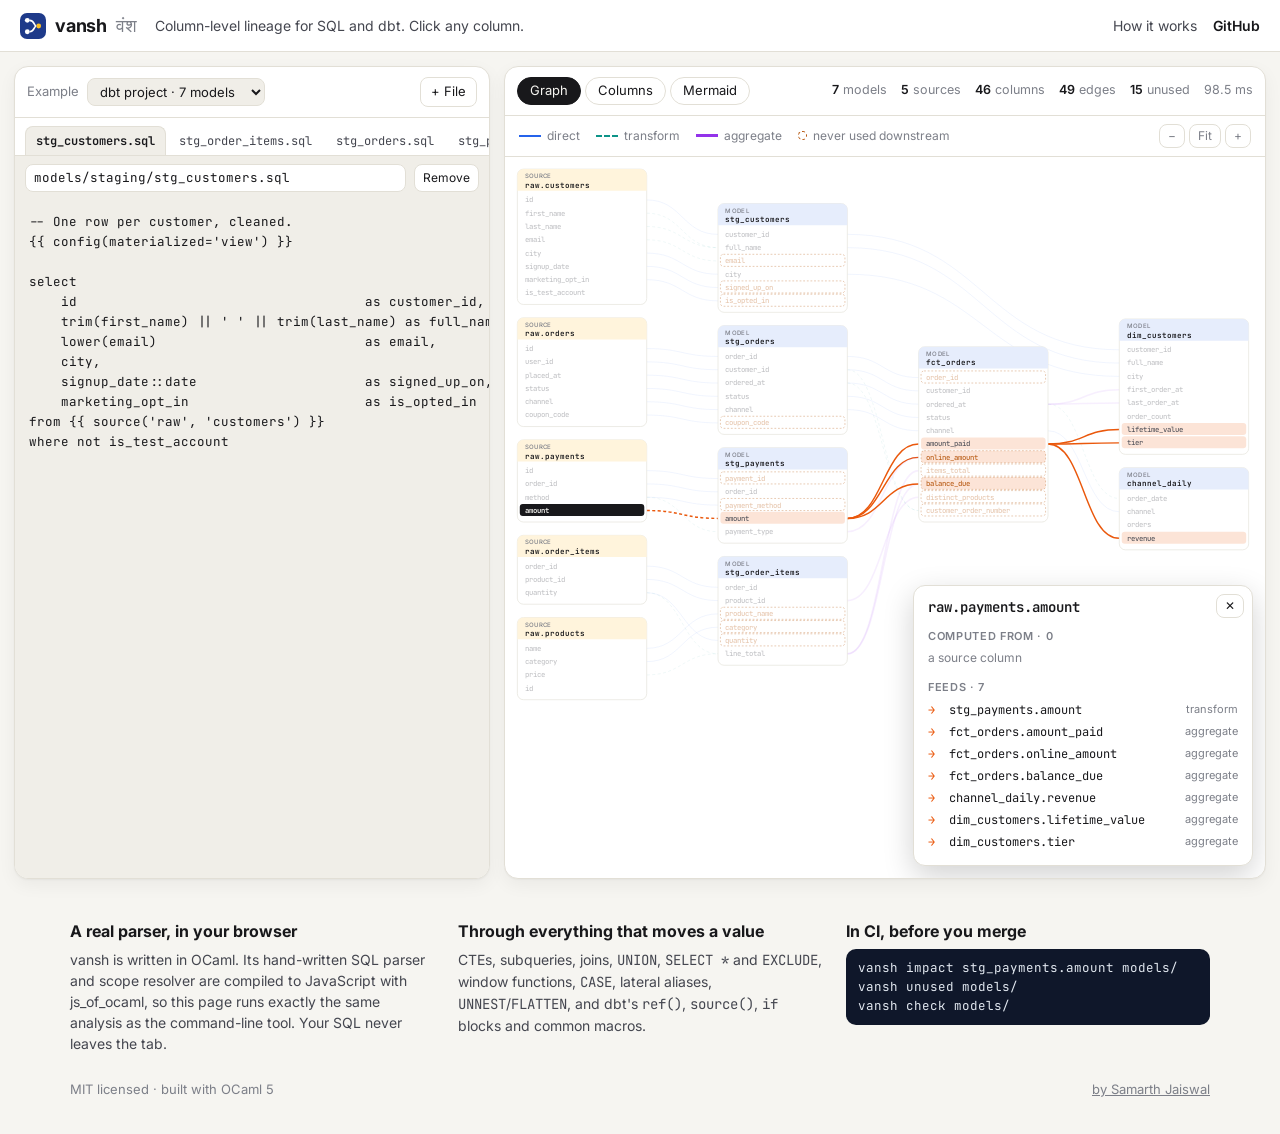
<file: index.html>
<!doctype html>
<html lang="en">
<head>
<meta charset="utf-8">
<meta name="viewport" content="width=device-width, initial-scale=1">
<title>vansh · column-level lineage for SQL and dbt</title>
<meta name="description" content="Paste SQL or a dbt project and see where every column comes from and what breaks if it changes. A real OCaml SQL parser compiled to JavaScript; nothing leaves your browser.">
<meta property="og:title" content="vansh · column-level lineage for SQL and dbt">
<meta property="og:description" content="Where does this column come from? What breaks if I change it? Paste SQL and click a column.">
<meta property="og:image" content="https://vansh-gold.vercel.app/og.png">
<meta property="og:url" content="https://vansh-gold.vercel.app/">
<link rel="canonical" href="https://vansh-gold.vercel.app/">
<meta name="twitter:card" content="summary_large_image">
<link rel="icon" href="data:image/svg+xml,<svg xmlns='http://www.w3.org/2000/svg' viewBox='0 0 32 32'><rect width='32' height='32' rx='7' fill='%231e3a8a'/><circle cx='9' cy='9' r='3' fill='%23fff'/><circle cx='9' cy='23' r='3' fill='%23fff'/><circle cx='23' cy='16' r='3' fill='%23fbbf24'/><path d='M12 9c6 0 5 7 8 7M12 23c6 0 5-7 8-7' stroke='%23fff' stroke-width='2' fill='none'/></svg>">
<link rel="preconnect" href="https://fonts.googleapis.com">
<link rel="preconnect" href="https://fonts.gstatic.com" crossorigin>
<link href="https://fonts.googleapis.com/css2?family=Inter:wght@400;500;600;700&family=JetBrains+Mono:wght@400;500;600&display=swap" rel="stylesheet">
<link rel="stylesheet" href="style.css">
</head>
<body>
<header class="top">
  <a class="brand" href="./"><span class="logo" aria-hidden="true"></span>vansh <span class="deva">वंश</span></a>
  <p class="tagline">Column-level lineage for SQL and dbt. Click any column.</p>
  <nav>
    <a href="https://github.com/SAMARTHJAISWAL/vansh#how-it-works">How it works</a>
    <a class="gh" href="https://github.com/SAMARTHJAISWAL/vansh">GitHub</a>
  </nav>
</header>

<main class="app">
  <section class="pane editor-pane" aria-label="SQL">
    <div class="pane-bar">
      <label class="sample">Example
        <select id="sample">
          <option value="dbt">dbt project · 7 models</option>
          <option value="query">One warehouse query</option>
          <option value="blank">Blank</option>
        </select>
      </label>
      <button type="button" id="add-file" class="ghost">+ File</button>
    </div>
    <div class="tabs" id="file-tabs" role="tablist"></div>
    <div class="file-name-row">
      <input id="file-name" spellcheck="false" aria-label="File name">
      <button type="button" id="del-file" class="ghost small" title="Remove this file">Remove</button>
    </div>
    <textarea id="sql" spellcheck="false" autocapitalize="off" autocomplete="off" aria-label="SQL source"></textarea>
    <div id="problems" class="problems" aria-live="polite"></div>
  </section>

  <section class="pane graph-pane" aria-label="Lineage">
    <div class="pane-bar">
      <div class="view-tabs" role="tablist">
        <button role="tab" aria-selected="true" data-view="graph">Graph</button>
        <button role="tab" aria-selected="false" data-view="table">Columns</button>
        <button role="tab" aria-selected="false" data-view="mermaid">Mermaid</button>
      </div>
      <div id="stats" class="stats"></div>
    </div>

    <div id="view-graph" class="view">
      <div class="legend">
        <span><i class="k direct"></i>direct</span>
        <span><i class="k transform"></i>transform</span>
        <span><i class="k aggregate"></i>aggregate</span>
        <span><i class="unused-dot"></i>never used downstream</span>
        <span class="zoom"><button id="zoom-out" class="ghost small" aria-label="Zoom out">−</button><button id="zoom-fit" class="ghost small">Fit</button><button id="zoom-in" class="ghost small" aria-label="Zoom in">+</button></span>
      </div>
      <div id="graph-scroll" class="graph-scroll"><svg id="graph" role="img" aria-label="Column lineage graph"></svg></div>
      <aside id="inspector" class="inspector" hidden></aside>
    </div>
    <div id="view-table" class="view" hidden><div id="table" class="table-wrap"></div></div>
    <div id="view-mermaid" class="view" hidden>
      <div class="mermaid-bar"><span class="muted">Paste into any Markdown that renders Mermaid (GitHub does).</span><button id="copy-mermaid" class="ghost small">Copy</button></div>
      <pre id="mermaid" class="code"></pre>
    </div>
  </section>
</main>

<section class="about">
  <div>
    <h2>A real parser, in your browser</h2>
    <p>vansh is written in OCaml. Its hand-written SQL parser and scope resolver are compiled to JavaScript with
      js_of_ocaml, so this page runs exactly the same analysis as the command-line tool. Your SQL never leaves the tab.</p>
  </div>
  <div>
    <h2>Through everything that moves a value</h2>
    <p>CTEs, subqueries, joins, <code>UNION</code>, <code>SELECT *</code> and <code>EXCLUDE</code>, window functions,
      <code>CASE</code>, lateral aliases, <code>UNNEST</code>/<code>FLATTEN</code>, and dbt's <code>ref()</code>,
      <code>source()</code>, <code>if</code> blocks and common macros.</p>
  </div>
  <div>
    <h2>In CI, before you merge</h2>
    <pre class="cmd">vansh impact stg_payments.amount models/
vansh unused models/
vansh check models/</pre>
  </div>
</section>
<footer class="foot"><span>MIT licensed · built with OCaml 5</span><a href="https://github.com/SAMARTHJAISWAL">by Samarth Jaiswal</a></footer>

<script src="vansh.js"></script>
<script src="samples.js"></script>
<script src="app.js"></script>
</body>
</html>
</file>
<file: style.css>
:root {
  --bg: #f6f5f1;
  --panel: #ffffff;
  --panel-2: #f0eee8;
  --ink: #18181b;
  --ink-2: #44464f;
  --muted: #7c7f88;
  --line: #e2dfd6;
  --accent: #1e3a8a;
  --accent-2: #fbbf24;
  --direct: #2563eb;
  --transform: #0d9488;
  --aggregate: #9333ea;
  --up: #2563eb;
  --down: #ea580c;
  --source-head: #fff4dc;
  --model-head: #e6edfc;
  --warn: #b45309;
  --warn-soft: #fdf1df;
  --err: #b91c1c;
  --err-soft: #fde8e8;
  --code-bg: #0f172a;
  --code-ink: #e2e8f0;
  --shadow: 0 1px 2px rgba(0, 0, 0, .04), 0 6px 18px rgba(0, 0, 0, .05);
  color-scheme: light;
}
@media (prefers-color-scheme: dark) {
  :root {
    --bg: #0c0f15;
    --panel: #141922;
    --panel-2: #1a202b;
    --ink: #e7e9ee;
    --ink-2: #b4bac6;
    --muted: #7d8695;
    --line: #262e3b;
    --accent: #93b4ff;
    --direct: #60a5fa;
    --transform: #2dd4bf;
    --aggregate: #c084fc;
    --up: #60a5fa;
    --down: #fb923c;
    --source-head: #2b2414;
    --model-head: #17233f;
    --warn: #fbbf24;
    --warn-soft: #2a2010;
    --err: #f87171;
    --err-soft: #2b1414;
    --shadow: 0 1px 2px rgba(0, 0, 0, .3), 0 6px 18px rgba(0, 0, 0, .3);
    color-scheme: dark;
  }
}
* { box-sizing: border-box; }
body { margin: 0; background: var(--bg); color: var(--ink); font: 14px/1.5 Inter, system-ui, -apple-system, "Segoe UI", sans-serif; }
a { color: inherit; }
code, pre, textarea, .mono { font-family: "JetBrains Mono", ui-monospace, Menlo, monospace; }
.muted { color: var(--muted); }
[hidden] { display: none !important; }
button { font: inherit; color: inherit; }

.top { display: flex; align-items: center; gap: 18px; padding: 12px 20px; border-bottom: 1px solid var(--line); background: var(--panel); }
.brand { display: flex; align-items: center; gap: 9px; font-weight: 700; font-size: 18px; text-decoration: none; letter-spacing: -.01em; white-space: nowrap; }
.brand .deva { color: var(--muted); font-weight: 500; }
.logo { width: 26px; height: 26px; border-radius: 7px; flex: none; background: var(--accent) url("data:image/svg+xml,%3Csvg xmlns='http://www.w3.org/2000/svg' viewBox='0 0 32 32'%3E%3Ccircle cx='9' cy='9' r='3' fill='%23fff'/%3E%3Ccircle cx='9' cy='23' r='3' fill='%23fff'/%3E%3Ccircle cx='23' cy='16' r='3' fill='%23fbbf24'/%3E%3Cpath d='M12 9c6 0 5 7 8 7M12 23c6 0 5-7 8-7' stroke='%23fff' stroke-width='2' fill='none'/%3E%3C/svg%3E") center / 100% no-repeat; }
@media (prefers-color-scheme: dark) { .logo { background-color: #1e3a8a; } }
.tagline { margin: 0; color: var(--ink-2); flex: 1; min-width: 0; overflow: hidden; text-overflow: ellipsis; white-space: nowrap; }
nav { display: flex; gap: 16px; white-space: nowrap; }
nav a { text-decoration: none; color: var(--ink-2); }
nav .gh { color: var(--ink); font-weight: 600; }

.app { display: grid; grid-template-columns: minmax(320px, 38%) 1fr; gap: 14px; padding: 14px; height: calc(100vh - 59px); min-height: 560px; }
.pane { background: var(--panel); border: 1px solid var(--line); border-radius: 14px; box-shadow: var(--shadow); display: flex; flex-direction: column; min-height: 0; overflow: hidden; }
.pane-bar { display: flex; align-items: center; justify-content: space-between; gap: 10px; padding: 10px 12px; border-bottom: 1px solid var(--line); flex-wrap: wrap; }
.sample select, .file-name-row input { font: inherit; color: var(--ink); background: var(--panel-2); border: 1px solid var(--line); border-radius: 8px; padding: 4px 8px; }
.sample { display: flex; align-items: center; gap: 8px; color: var(--muted); font-size: 13px; }
.ghost { background: var(--panel); border: 1px solid var(--line); border-radius: 8px; padding: 4px 10px; cursor: pointer; font-size: 13px; }
.ghost:hover { border-color: var(--accent); }
.small { padding: 2px 8px; font-size: 12px; }

.tabs { display: flex; gap: 2px; padding: 8px 10px 0; overflow-x: auto; border-bottom: 1px solid var(--line); scrollbar-width: thin; }
.tabs button { background: none; border: 1px solid transparent; border-bottom: 0; border-radius: 8px 8px 0 0; padding: 5px 10px; cursor: pointer; font-family: "JetBrains Mono", monospace; font-size: 12px; color: var(--ink-2); white-space: nowrap; }
.tabs button[aria-selected="true"] { background: var(--panel-2); border-color: var(--line); color: var(--ink); font-weight: 600; }
.tabs button.has-error { color: var(--err); }
.file-name-row { display: flex; gap: 8px; padding: 8px 10px; background: var(--panel-2); }
.file-name-row input { flex: 1; font-family: "JetBrains Mono", monospace; font-size: 12.5px; background: var(--panel); }
textarea#sql { flex: 1; min-height: 0; width: 100%; resize: none; border: 0; outline: none; padding: 12px 14px; background: var(--panel-2); color: var(--ink); font-size: 12.5px; line-height: 1.6; tab-size: 4; white-space: pre; }
.problems { max-height: 30%; overflow: auto; font-size: 12.5px; border-top: 1px solid var(--line); }
.problems:empty { display: none; }
.problem { padding: 6px 12px; border-bottom: 1px solid var(--line); display: flex; gap: 8px; }
.problem b { font-size: 10.5px; letter-spacing: .06em; text-transform: uppercase; flex: none; padding-top: 1px; }
.problem.err { background: var(--err-soft); } .problem.err b { color: var(--err); }
.problem.warn { background: var(--warn-soft); } .problem.warn b { color: var(--warn); }
.problem .loc { font-family: "JetBrains Mono", monospace; color: var(--muted); flex: none; cursor: pointer; text-decoration: underline dotted; }

.view-tabs { display: flex; gap: 4px; }
.view-tabs button { background: none; border: 1px solid var(--line); border-radius: 999px; padding: 3px 12px; cursor: pointer; font-size: 13px; }
.view-tabs button[aria-selected="true"] { background: var(--ink); color: var(--bg); border-color: var(--ink); }
.stats { display: flex; gap: 14px; color: var(--muted); font-size: 12.5px; flex-wrap: wrap; }
.stats b { color: var(--ink); font-weight: 600; }
.stats .w b { color: var(--warn); } .stats .e b { color: var(--err); }

.view { position: relative; flex: 1; min-height: 0; display: flex; flex-direction: column; }
.legend { display: flex; gap: 16px; flex-wrap: wrap; padding: 8px 14px; font-size: 12px; color: var(--muted); border-bottom: 1px solid var(--line); }
.legend span { display: inline-flex; align-items: center; gap: 6px; }
.legend .zoom { margin-left: auto; gap: 4px; }
.k { display: inline-block; width: 22px; height: 0; border-top: 2px solid; }
.k.direct { border-color: var(--direct); }
.k.transform { border-color: var(--transform); border-top-style: dashed; }
.k.aggregate { border-color: var(--aggregate); border-top-width: 3.5px; }
.unused-dot { width: 9px; height: 9px; border-radius: 50%; border: 1.5px dashed var(--warn); display: inline-block; }
.graph-scroll { flex: 1; overflow: auto; min-height: 0; }
svg#graph { display: block; }
.card-bg { fill: var(--panel); stroke: var(--line); }
.card-head.source { fill: var(--source-head); }
.card-head.model { fill: var(--model-head); }
.card-title { font: 600 12.5px "JetBrains Mono", monospace; fill: var(--ink); }
.card-kind { font: 500 10px Inter, sans-serif; fill: var(--muted); letter-spacing: .06em; text-transform: uppercase; }
.row-bg { fill: transparent; cursor: pointer; }
.row:hover .row-bg { fill: var(--panel-2); }
.row text { font: 12px "JetBrains Mono", monospace; fill: var(--ink-2); pointer-events: none; }
.row.unused text { fill: var(--warn); }
.row.unused .row-bg { stroke: var(--warn); stroke-dasharray: 3 3; stroke-opacity: .5; }
.edge { fill: none; stroke-width: 1.4; opacity: .55; }
.edge.direct { stroke: var(--direct); }
.edge.transform { stroke: var(--transform); stroke-dasharray: 5 4; }
.edge.aggregate { stroke: var(--aggregate); stroke-width: 2.6; }
svg.focus .edge { opacity: .08; }
svg.focus .row text { opacity: .35; }
svg.focus .row.on text { opacity: 1; }
svg.focus .edge.up, svg.focus .edge.down { opacity: 1; stroke-width: 2.4; }
svg.focus .edge.up { stroke: var(--up); }
svg.focus .edge.down { stroke: var(--down); }
.row.sel .row-bg { fill: var(--ink); }
.row.sel text { fill: var(--bg) !important; font-weight: 600; }
.row.up .row-bg { fill: color-mix(in srgb, var(--up) 16%, transparent); }
.row.down .row-bg { fill: color-mix(in srgb, var(--down) 16%, transparent); }

.inspector { position: absolute; right: 12px; bottom: 12px; width: min(340px, calc(100% - 24px)); max-height: 60%; overflow: auto; background: var(--panel); border: 1px solid var(--line); border-radius: 12px; box-shadow: 0 10px 30px rgba(0,0,0,.18); padding: 12px 14px; font-size: 13px; }
.inspector h3 { margin: 0 0 2px; font: 600 14px "JetBrains Mono", monospace; word-break: break-all; }
.inspector h4 { margin: 12px 0 4px; font-size: 11px; color: var(--muted); text-transform: uppercase; letter-spacing: .06em; font-weight: 600; }
.inspector ul { margin: 0; padding: 0; list-style: none; }
.inspector li { font-family: "JetBrains Mono", monospace; font-size: 12px; padding: 2px 0; display: flex; justify-content: space-between; gap: 8px; }
.inspector li .kd { color: var(--muted); font-family: Inter, sans-serif; font-size: 11px; }
.inspector li.up-i::before { content: "←"; color: var(--up); margin-right: 6px; }
.inspector li.down-i::before { content: "→"; color: var(--down); margin-right: 6px; }
.inspector li span:first-child { flex: 1; word-break: break-all; }
.inspector .close { position: absolute; top: 8px; right: 8px; }
.inspector .note { color: var(--muted); font-size: 12px; margin: 4px 0 0; }

.table-wrap { overflow: auto; flex: 1; padding: 6px 14px 14px; }
.table-wrap table { width: 100%; border-collapse: collapse; font-size: 12.5px; }
.table-wrap th { text-align: left; color: var(--muted); font-weight: 500; font-size: 11.5px; padding: 8px 8px 6px; border-bottom: 1px solid var(--line); position: sticky; top: 0; background: var(--panel); }
.table-wrap td { padding: 6px 8px; border-bottom: 1px solid var(--line); vertical-align: top; }
.table-wrap td.m { font-family: "JetBrains Mono", monospace; font-weight: 600; }
.table-wrap td.c { font-family: "JetBrains Mono", monospace; }
.src { display: inline-block; font-family: "JetBrains Mono", monospace; font-size: 12px; margin: 0 8px 2px 0; }
.src i { font-style: normal; font-family: Inter, sans-serif; font-size: 10.5px; margin-left: 4px; padding: 0 5px; border-radius: 4px; }
.src i.transform { color: var(--transform); background: color-mix(in srgb, var(--transform) 12%, transparent); }
.src i.aggregate { color: var(--aggregate); background: color-mix(in srgb, var(--aggregate) 12%, transparent); }
.mermaid-bar { display: flex; justify-content: space-between; align-items: center; gap: 10px; padding: 8px 14px; font-size: 12.5px; border-bottom: 1px solid var(--line); }
.code { margin: 0; flex: 1; overflow: auto; padding: 14px; background: var(--code-bg); color: var(--code-ink); font-size: 12px; line-height: 1.55; }

.about { display: grid; grid-template-columns: repeat(auto-fit, minmax(260px, 1fr)); gap: 24px; max-width: 1180px; margin: 26px auto 0; padding: 0 20px; }
.about h2 { font-size: 16px; margin: 0 0 6px; }
.about p { margin: 0; color: var(--ink-2); }
.cmd { margin: 0; background: var(--code-bg); color: var(--code-ink); border-radius: 10px; padding: 10px 12px; font-size: 12.5px; overflow-x: auto; }
.foot { display: flex; justify-content: space-between; gap: 12px; max-width: 1180px; margin: 0 auto; padding: 26px 20px 34px; color: var(--muted); font-size: 13px; }
.foot a { color: var(--muted); }

@media (max-width: 860px) {
  .tagline, nav a:not(.gh) { display: none; }
  .app { grid-template-columns: 1fr; height: auto; }
  .editor-pane { height: 420px; }
  .graph-pane { height: 640px; }
}
</file>
